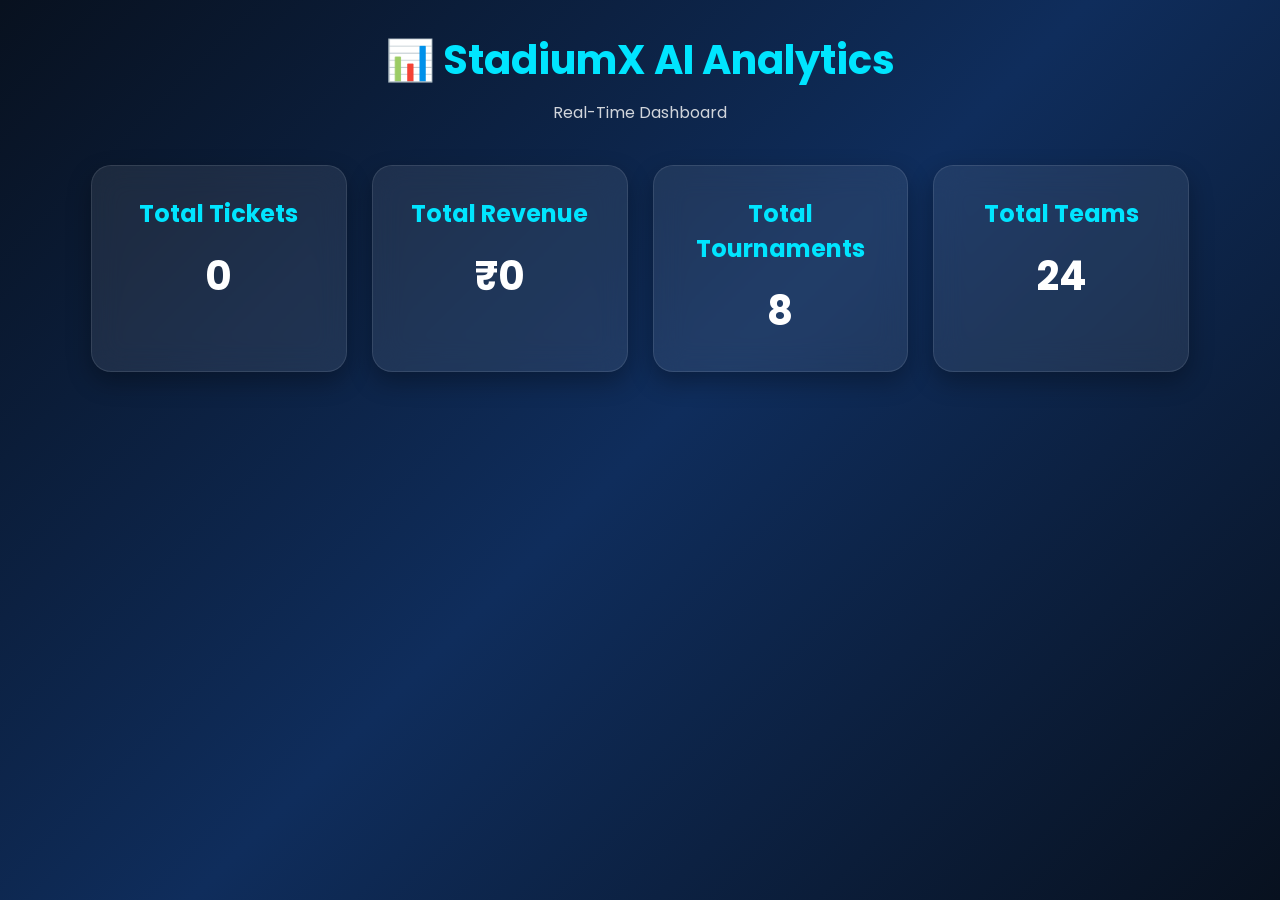
<file: analytics.html>
<!DOCTYPE html>
<html lang="en">
<head>

<meta charset="UTF-8">
<meta name="viewport" content="width=device-width, initial-scale=1.0">

<title>Analytics Dashboard</title>

<link rel="stylesheet" href="css/analytics.css">

<link href="https://fonts.googleapis.com/css2?family=Poppins:wght@300;400;600;700&display=swap" rel="stylesheet">

</head>

<body>

<header>

<h1>📊 StadiumX AI Analytics</h1>

<p>Real-Time Dashboard</p>

</header>

<div class="container">

<div class="cards">

<div class="card">
<h2>Total Tickets</h2>
<h1 id="ticketCount">0</h1>
</div>

<div class="card">
<h2>Total Revenue</h2>
<h1>₹<span id="revenue">0</span></h1>
</div>

<div class="card">
<h2>Total Tournaments</h2>
<h1 id="tournamentCount">0</h1>
</div>

<div class="card">
<h2>Total Teams</h2>
<h1 id="teamCount">0</h1>
</div>

</div>

</div>

<script src="js/analytics.js"></script>

</body>
</html>
</file>
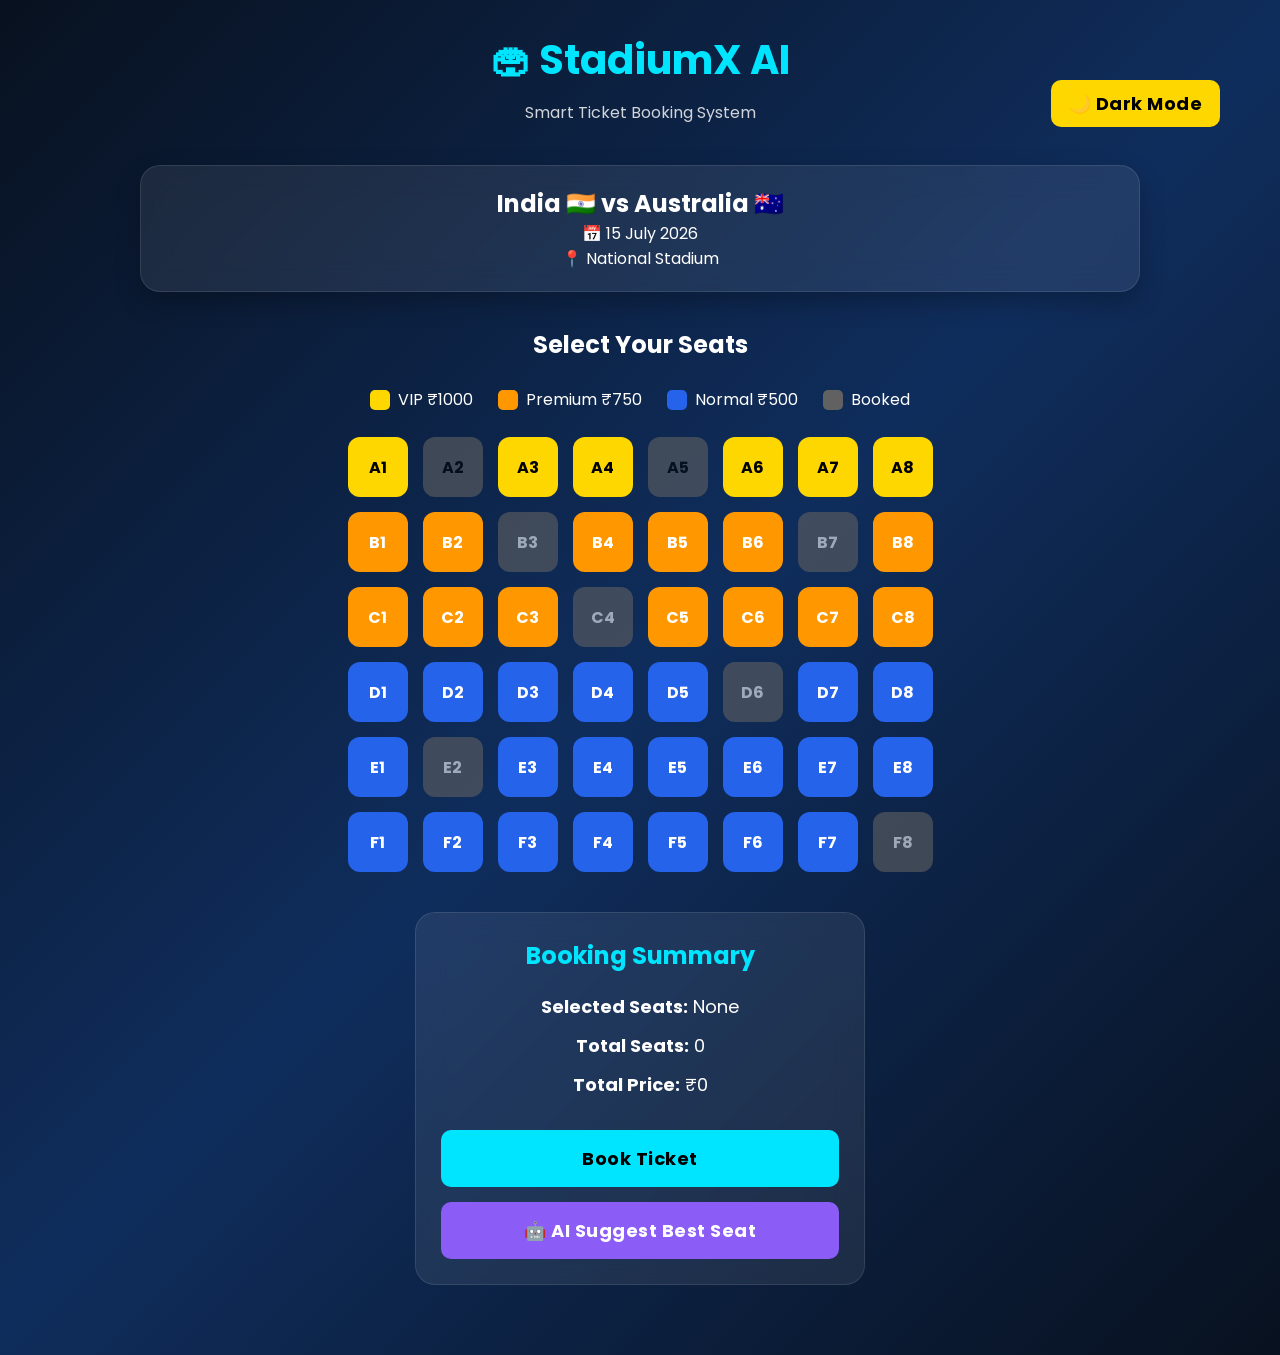
<file: booking.html>
<!DOCTYPE html>
<html lang="en">

<head>

<meta charset="UTF-8">

<meta name="viewport" content="width=device-width, initial-scale=1.0">

<title>Smart Ticket Booking</title>

<link rel="stylesheet" href="css/booking.css">

<link href="https://fonts.googleapis.com/css2?family=Poppins:wght@300;400;600;700&display=swap" rel="stylesheet">

</head>

<body>

<header>

<h1>🏟 StadiumX AI</h1>

<p>Smart Ticket Booking System</p>

<button id="themeBtn">
    🌙 Dark Mode
</button>

</header>

<div class="container">

<div class="match-card">

<h2>India 🇮🇳 vs Australia 🇦🇺</h2>

<p>

📅 15 July 2026

</p>

<p>

📍 National Stadium

</p>

</div>

<h2 class="seat-title">

Select Your Seats

</h2>

<div class="legend">

<div>
<div class="box" style="background:#FFD700"></div>
VIP ₹1000
</div>

<div>
<div class="box" style="background:#FF9800"></div>
Premium ₹750
</div>

<div>
<div class="box" style="background:#2563EB"></div>
Normal ₹500
</div>

<div>
<div class="box" style="background:#616161"></div>
Booked
</div>

</div>
  
<div id="seats" class="seats">

</div>

<div class="summary">

<h2>

Booking Summary

</h2>

<p>
<strong>Selected Seats:</strong>
<span id="seatNumbers">None</span>
</p>

<p>
    <strong>Total Seats:</strong>
    <span id="count">0</span>
</p>
  
<p>
    <strong>Total Price:</strong>
    ₹<span id="price">0</span>
</p>

<button id="bookBtn">

Book Ticket

</button>

  <button id="aiBtn">
    🤖 AI Suggest Best Seat
</button>

</div>

</div>

  <div id="ticketPopup" class="popup">

    <div class="popup-content">

        <h2>🎉 Booking Successful</h2>

        <h3>🏟 StadiumX AI Ticket</h3>

        <p><strong>Ticket ID:</strong> <span id="ticketId"></span></p>

        <p><strong>Match:</strong> India 🇮🇳 vs Australia 🇦🇺</p>

        <p><strong>Seats:</strong> <span id="ticketSeats"></span></p>

        <p><strong>Total Price:</strong> ₹<span id="ticketPrice"></span></p>

        <p>
        <strong>Booking Time:</strong>
        <span id="ticketTime"></span>
        </p>

        <p>
        <strong>Entry Gate:</strong> 
        <span id="ticketGate"></span>
        </p>

        <p style="color:#16a34a;font-weight:bold;">
              Thank you for choosing StadiumX AI! 🎉
        </p>

        <div class="qr-box">
            📱 QR CODE
        </div>

        <button id="downloadBtn">
            ⬇ Download Ticket
        </button>

        <button onclick="closePopup()">
            Close
        </button>

    </div>

</div>

<script src="js/booking.js"></script>

</body>

</html>
</file>
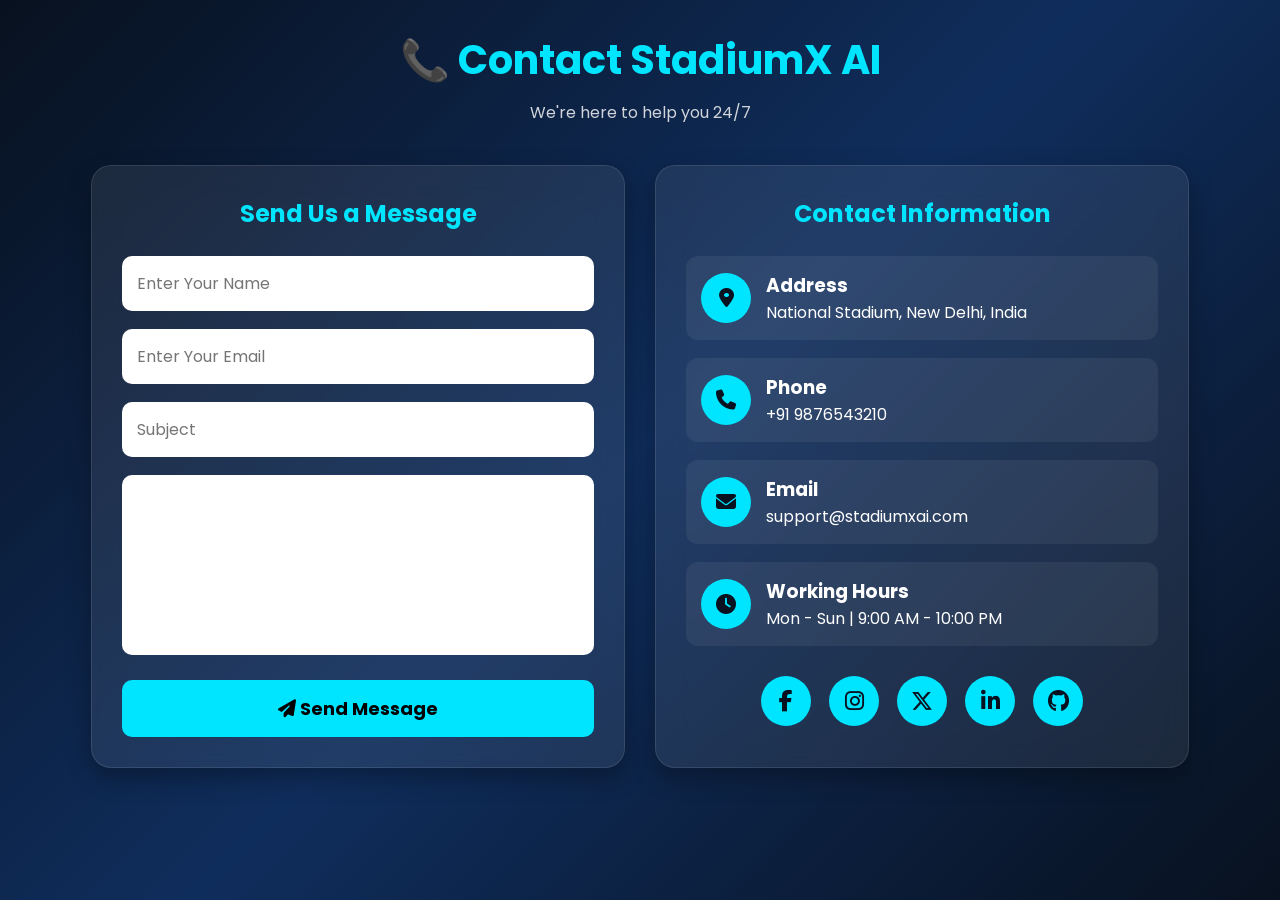
<file: contact.html>
<!DOCTYPE html>
<html lang="en">

<head>

    <meta charset="UTF-8">
    <meta name="viewport" content="width=device-width, initial-scale=1.0">

    <title>Contact Us | StadiumX AI</title>

    <link rel="stylesheet" href="css/contact.css">

    <link href="https://fonts.googleapis.com/css2?family=Poppins:wght@300;400;600;700&display=swap" rel="stylesheet">

    <link rel="stylesheet"
    href="https://cdnjs.cloudflare.com/ajax/libs/font-awesome/6.5.2/css/all.min.css">

</head>

<body>

<header>

    <h1>📞 Contact StadiumX AI</h1>

    <p>We're here to help you 24/7</p>

</header>

<div class="container">

    <!-- Contact Form -->

    <div class="contact-form">

        <h2>Send Us a Message</h2>

        <form id="contactForm">

            <input
            type="text"
            id="name"
            placeholder="Enter Your Name"
            required>

            <input
            type="email"
            id="email"
            placeholder="Enter Your Email"
            required>

            <input
            type="text"
            id="subject"
            placeholder="Subject"
            required>

            <textarea
            id="message"
            rows="6"
            placeholder="Write your message..."
            required>
            </textarea>

            <button type="submit">
                <i class="fas fa-paper-plane"></i>
                Send Message
            </button>

            <p id="successMessage"></p>

        </form>

    </div>

    <!-- Contact Information -->

    <div class="contact-details">

        <h2>Contact Information</h2>

        <div class="info-box">

            <i class="fas fa-map-marker-alt"></i>

            <div>

                <h3>Address</h3>

                <p>National Stadium, New Delhi, India</p>

            </div>

        </div>

        <div class="info-box">

            <i class="fas fa-phone"></i>

            <div>

                <h3>Phone</h3>

                <p>+91 9876543210</p>

            </div>

        </div>

        <div class="info-box">

            <i class="fas fa-envelope"></i>

            <div>

                <h3>Email</h3>

                <p>support@stadiumxai.com</p>

            </div>

        </div>

        <div class="info-box">

            <i class="fas fa-clock"></i>

            <div>

                <h3>Working Hours</h3>

                <p>Mon - Sun | 9:00 AM - 10:00 PM</p>

            </div>

        </div>

        <!-- Social Icons -->

        <div class="social-icons">

            <a href="#">
                <i class="fab fa-facebook-f"></i>
            </a>

            <a href="#">
                <i class="fab fa-instagram"></i>
            </a>

            <a href="#">
                <i class="fab fa-x-twitter"></i>
            </a>

            <a href="#">
                <i class="fab fa-linkedin-in"></i>
            </a>

            <a href="#">
                <i class="fab fa-github"></i>
            </a>

        </div>

    </div>

</div>

<script src="js/contact.js"></script>

</body>

</html>
</file>
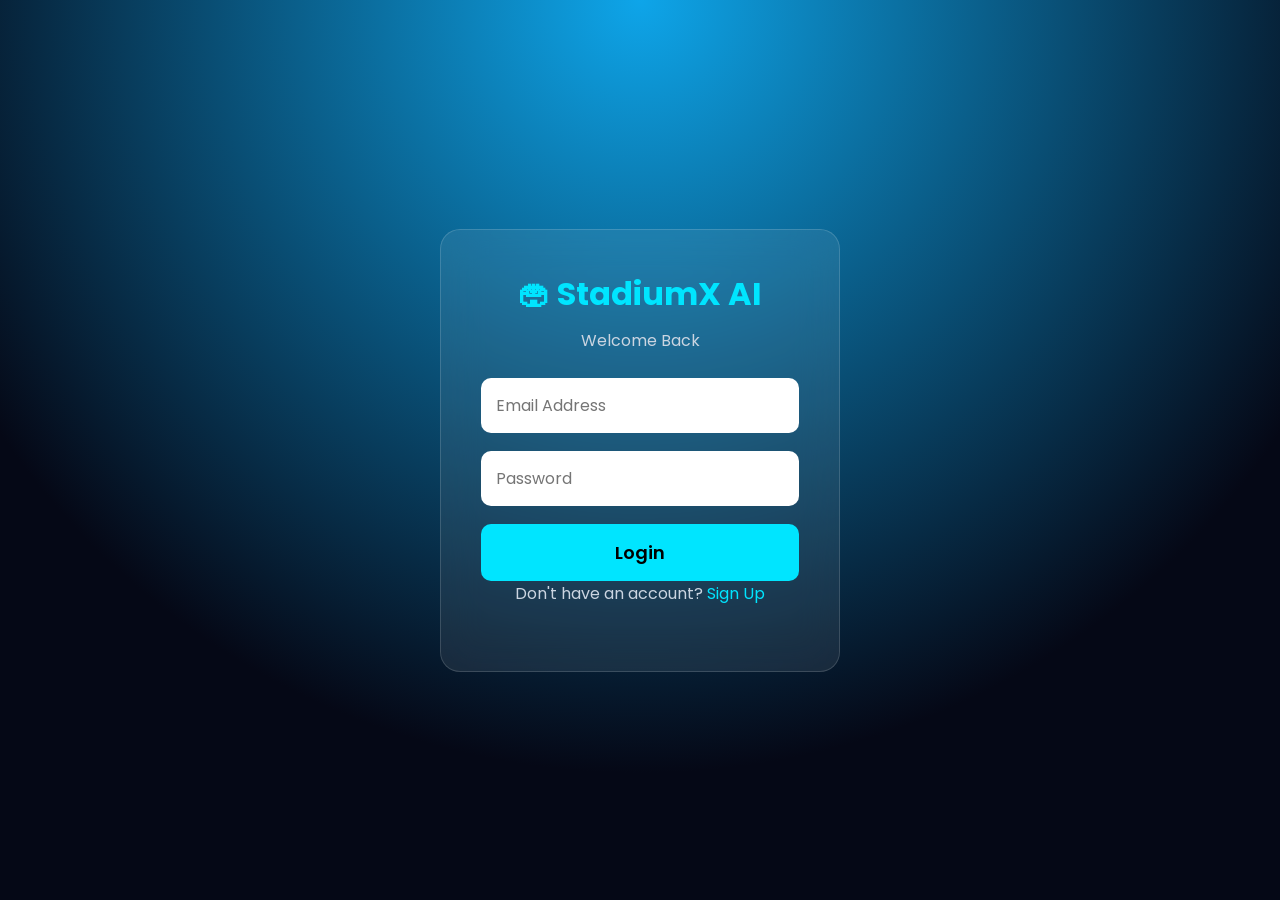
<file: login.html>
<!DOCTYPE html>
<html lang="en">
<head>
    <meta charset="UTF-8">
    <meta name="viewport" content="width=device-width, initial-scale=1.0">
    <title>Login | StadiumX AI</title>

    <link rel="stylesheet" href="css/login.css">

    <link href="https://fonts.googleapis.com/css2?family=Poppins:wght@300;400;500;600;700&display=swap" rel="stylesheet">
</head>

<body>

<div class="background"></div>

<div class="login-container">

    <h1>🏟 StadiumX AI</h1>

    <p>Welcome Back</p>

    <form>

        <input type="email" placeholder="Email Address" required>

        <input type="password" placeholder="Password" required>

        <button type="button" onclick="window.location.href='dashboard.html'">
    Login
</button>

    </form>

    <p class="signup">
        Don't have an account?
        <a href="signup.html">Sign Up</a>
    </p>

</div>

<script src="js/login.js"></script>

</body>
</html>
</file>
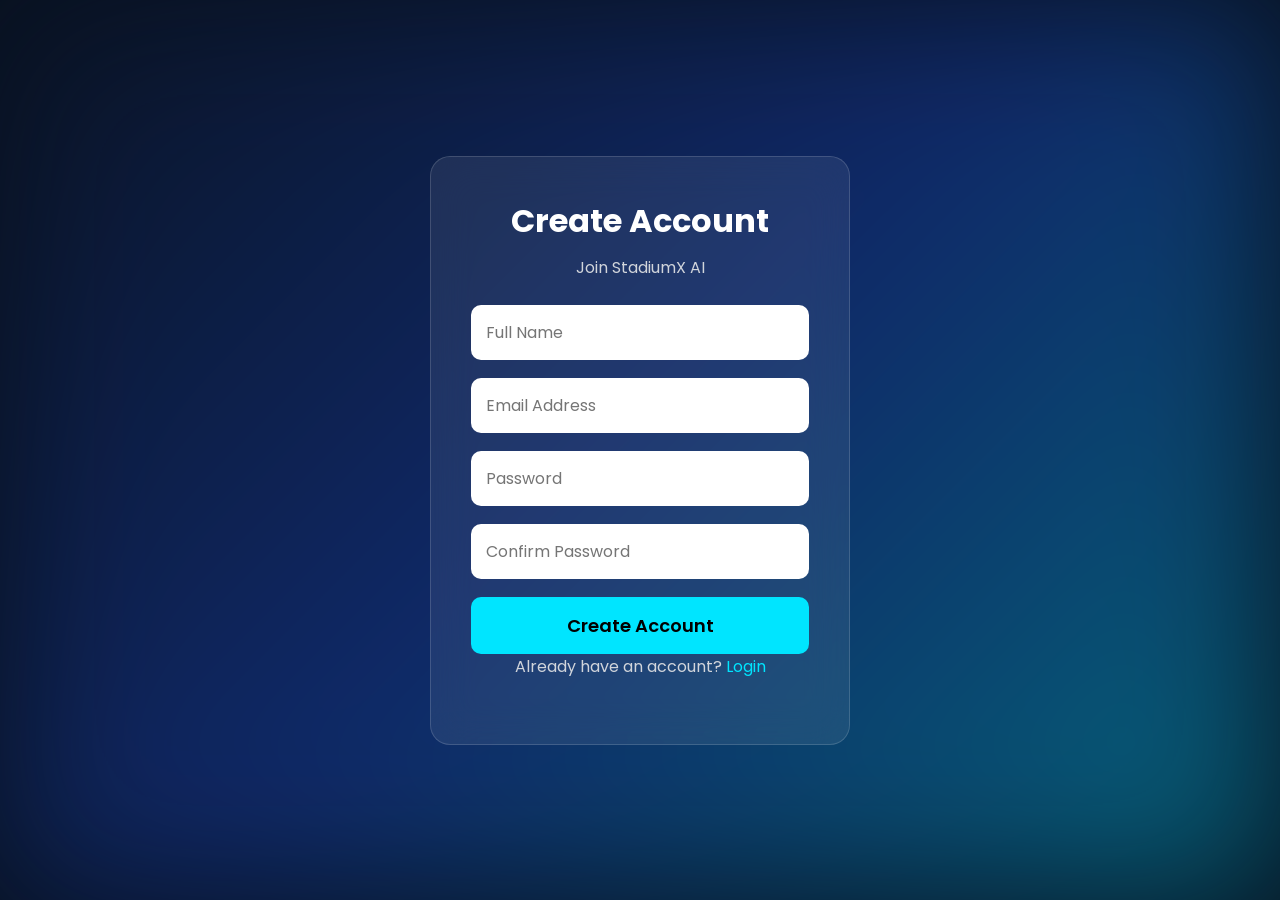
<file: signup.html>
<!DOCTYPE html>
<html lang="en">
<head>
    <meta charset="UTF-8">
    <meta name="viewport" content="width=device-width, initial-scale=1.0">
    <title>Signup | StadiumX AI</title>

    <link rel="stylesheet" href="css/signup.css">

    <link href="https://fonts.googleapis.com/css2?family=Poppins:wght@300;400;600;700&display=swap" rel="stylesheet">
</head>
<body>

<div class="background"></div>

<div class="signup-box">

<h1>Create Account</h1>

<p>Join StadiumX AI</p>

<form id="signupForm">

<input type="text" id="name" placeholder="Full Name" required>

<input type="email" id="email" placeholder="Email Address" required>

<input type="password" id="password" placeholder="Password" required>

<input type="password" id="confirm" placeholder="Confirm Password" required>

<button type="submit">Create Account</button>

</form>

<p class="login-link">

Already have an account?

<a href="login.html">Login</a>

</p>

</div>

<script src="js/signup.js"></script>

</body>
</html>
</file>
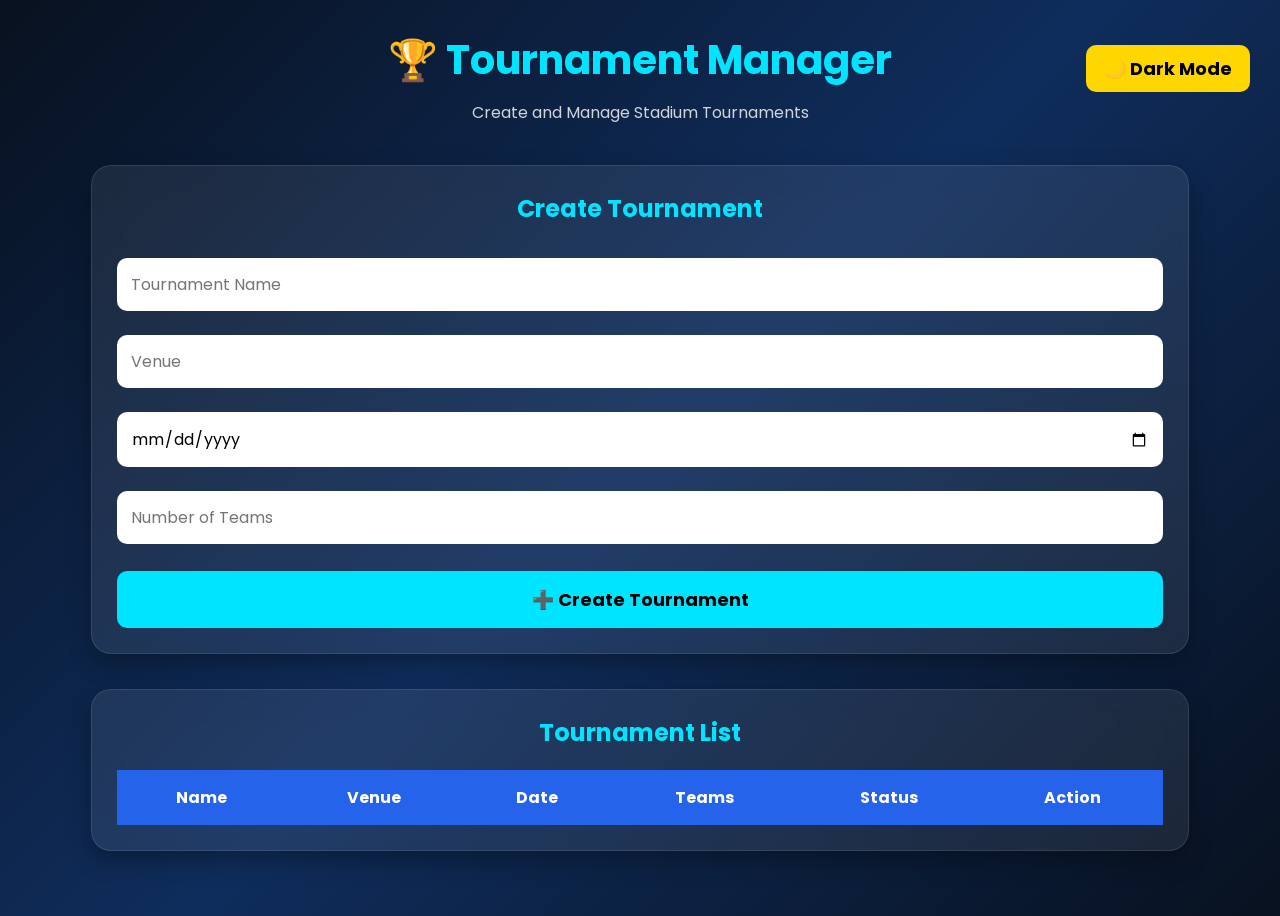
<file: tournament.html>
<!DOCTYPE html>
<html lang="en">
<head>

<meta charset="UTF-8">
<meta name="viewport" content="width=device-width, initial-scale=1.0">

<title>Tournament Manager</title>

<link rel="stylesheet" href="css/tournament.css">

<link href="https://fonts.googleapis.com/css2?family=Poppins:wght@300;400;600;700&display=swap" rel="stylesheet">

</head>

<body>

<header>

<h1>🏆 Tournament Manager</h1>

<p>Create and Manage Stadium Tournaments</p>

<button id="themeBtn">
    🌙 Dark Mode
</button>

</header>

<div class="container">

    <div class="form-card">

        <h2>Create Tournament</h2>

        <input
        type="text"
        id="tournamentName"
        placeholder="Tournament Name">

        <input
        type="text"
        id="venue"
        placeholder="Venue">

        <input
        type="date"
        id="date">

        <input
        type="number"
        id="teams"
        placeholder="Number of Teams">

        <button id="createBtn">
            ➕ Create Tournament
        </button>

    </div>

    <div class="table-card">

        <h2>Tournament List</h2>

        <table>

            <thead>

                <tr>

                    <th>Name</th>

                    <th>Venue</th>

                    <th>Date</th>

                    <th>Teams</th>

                    <th>Status</th>

                    <th>Action</th>

                </tr>

            </thead>

            <tbody id="tournamentTable">

                <!-- JavaScript will insert rows here -->

            </tbody>

        </table>

    </div>

</div>

<script src="js/tournament.js"></script>

</body>
</html>
</file>
<file: css/analytics.css>
*{
    margin:0;
    padding:0;
    box-sizing:border-box;
    font-family:'Poppins',sans-serif;
}

body{
    min-height:100vh;
    background:linear-gradient(135deg,#08111f,#0f2d5c,#08111f);
    color:white;
    padding:30px;
}

header{
    text-align:center;
    margin-bottom:40px;
}

header h1{
    color:#00E5FF;
    font-size:40px;
}

header p{
    color:#d1d5db;
    margin-top:10px;
}

.container{
    width:90%;
    max-width:1200px;
    margin:auto;
}

.cards{
    display:grid;
    grid-template-columns:repeat(auto-fit,minmax(230px,1fr));
    gap:25px;
}

.card{
    background:rgba(255,255,255,.08);
    backdrop-filter:blur(15px);
    border-radius:20px;
    padding:30px;
    text-align:center;
    border:1px solid rgba(255,255,255,.1);
    box-shadow:0 10px 25px rgba(0,0,0,.3);
    transition:all .3s ease;
}

.card:hover{
    transform:translateY(-8px);
    box-shadow:0 0 25px rgba(0,229,255,.4);
}

.card h2{
    color:#00E5FF;
    margin-bottom:15px;
}

.card h1{
    font-size:40px;
    margin-top:10px;
}

@media(max-width:768px){

    body{
        padding:20px;
    }

    header h1{
        font-size:30px;
    }

}
</file>
<file: css/booking.css>
*{
    margin:0;
    padding:0;
    box-sizing:border-box;
    font-family:'Poppins',sans-serif;
}

body{
    min-height:100vh;
    background:linear-gradient(135deg,#08111f,#0f2d5c,#08111f);
    color:white;
    padding:30px;
    transition:background .4s ease,color .4s ease;
}

header{
    position:relative;
    text-align:center;
    margin-bottom:40px;
}

header h1{
    font-size:40px;
    color:#00E5FF;
}

header p{
    color:#d1d5db;
    margin-top:10px;
}

.container{
    width:90%;
    max-width:1000px;
    margin:auto;
}

.match-card{
    background:rgba(255,255,255,0.08);
    backdrop-filter:blur(15px);
    border-radius:20px;
    padding:20px;
    text-align:center;
    margin-bottom:35px;
    border:1px solid rgba(255,255,255,.1);
    box-shadow:0 10px 25px rgba(0,0,0,.25);
    transition:all .3s ease;
}

.match-card:hover{
    transform:translateY(-5px);
}

.seat-title{
    text-align:center;
    margin-bottom:25px;
}

.seats{
    display:grid;
    grid-template-columns:repeat(8,60px);
    justify-content:center;
    gap:15px;
}

.seat{
    width:60px;
    height:60px;
    background:#2563eb;
    border-radius:12px;
    display:flex;
    justify-content:center;
    align-items:center;
    cursor:pointer;
    transition:all .3s ease;
    font-weight:bold;
}

.seat:hover{
    transform:translateY(-3px) scale(1.08);
    box-shadow:0 0 15px rgba(0,229,255,.7);
}

.seat.selected{
    background:#00c853;
    color:white;
    box-shadow:0 0 15px rgba(0,200,83,.8);
}

.seat.selected{
    animation:seatPop .3s ease;
}

@keyframes seatPop{
    0%{
        transform:scale(.8);
    }
    100%{
        transform:scale(1);
    }
}

.seat.vip{
    background:#FFD700;
    color:black;
}

.seat.premium{
    background:#FF9800;
    color:white;
}

.seat.normal{
    background:#2563EB;
}

.seat.booked{
    background:#616161;
    cursor:not-allowed;
    opacity:0.6;
}

.seat.booked:hover{
    transform:none;
    box-shadow:none;
}

.legend{
    display:flex;
    justify-content:center;
    gap:25px;
    margin:25px 0;
    flex-wrap:wrap;
}

.legend div{
    display:flex;
    align-items:center;
    gap:8px;
}

.box{
    width:20px;
    height:20px;
    border-radius:5px;
}

.summary{
    margin:40px auto;
    max-width:450px;
    background:rgba(255,255,255,.08);
    backdrop-filter:blur(15px);
    border:1px solid rgba(255,255,255,.1);
    border-radius:20px;
    padding:25px;
    text-align:center;
    transition:all .3s ease;
    
}

.summary h2{
    margin-bottom:20px;
    color:#00E5FF;
}

.summary p{
    margin:12px 0;
    font-size:18px;
}

.summary:hover{
    transform:translateY(-5px);
    box-shadow:0 0 25px rgba(0,229,255,.3);
}

button{
    width:100%;
    margin-top:20px;
    padding:15px;
    border:none;
    border-radius:10px;
    background:#00E5FF;
    letter-spacing:.5px;
    color:#000;
    font-size:18px;
    font-weight:bold;
    cursor:pointer;
     transition:all .3s ease;
}

button:active{
    transform:scale(.97);
}

button:hover{
    transform:translateY(-3px) scale(1.02);
    box-shadow:0 10px 20px rgba(0,229,255,.35);
}
.popup{
    position:fixed;
    top:0;
    left:0;
    width:100%;
    height:100%;
    background:rgba(0,0,0,.7);
    backdrop-filter:blur(6px);
    display:none;
    justify-content:center;
    align-items:center;
    z-index:1000;
    overflow:auto;
}


.popup-content h2{
    color:#00C853;
    margin-bottom:15px;
}

.popup-content button{
    margin-top:15px;
}

#aiBtn{
    margin-top:15px;
    background:#8B5CF6;
    color:white;
}

#aiBtn:hover{
    background:#7C3AED;
    box-shadow:0 10px 20px rgba(139,92,246,.4);
}


#downloadBtn{
    background:#22c55e;
    color:white;
    margin-bottom:10px;
}


.popup-content{
    width:90%;
    max-width:420px;
    background:linear-gradient(135deg,#ffffff,#f3f8ff);
    color:#111827;
    padding:30px;
    border-radius:25px;
    border:2px solid #2563EB;
    text-align:center;
    box-shadow:0 20px 50px rgba(0,0,0,.4);
    animation:popupAnimation .4s ease;
    overflow:hidden;
}

@keyframes popupAnimation{
    from{
        transform:scale(.7);
        opacity:0;
    }
    to{
        transform:scale(1);
        opacity:1;
    }
}

.popup-content h3{
    color:#2563EB;
    margin-bottom:15px;
}

.popup-content p{
    font-size:17px;
    margin:12px 0;
}

.qr-box{
    width:150px;
    height:150px;
    margin:20px auto;
    border:2px dashed #2563EB;
    border-radius:12px;
    display:flex;
    justify-content:center;
    align-items:center;
    background:#fff;
    font-weight:bold;
}

#downloadBtn:hover{
    background:#15803d;
    box-shadow:0 10px 20px rgba(34,197,94,.4);
}

.popup-content button:last-child{
    background:#ef4444;
    color:white;
}

.popup-content button:last-child:hover{
    background:#dc2626;
}
@media (max-width:768px){

    body{
        padding:20px;
    }

    .seats{
        grid-template-columns:repeat(4,60px);
    }

    .summary{
        width:100%;
    }

    header h1{
        font-size:30px;
    }
}

#themeBtn{
    position:absolute;
    top:30px;
    right:30px;
    width:auto;
    padding:10px 18px;
    border:none;
    border-radius:10px;
    cursor:pointer;
    background:#FFD700;
    color:black;
    font-weight:bold;
     z-index:1001;
}

@media(max-width:768px){

    #themeBtn{
        position:static;
        display:block;
        width:180px;
        margin:15px auto;
    }

}

#themeBtn:hover{
    background:#FFC107;
    transform:none;
}

body.light{
    background:#f4f4f4;
    color:#111;
}

body.light .legend{
    color:#111;
}

body.light .legend .box{
    border:1px solid #999;
}

body.light .match-card,
body.light .summary{
    background:white;
    color:#111;
}

body.light header p{
    color:#444;
}

body.light .popup{
    background:rgba(0,0,0,.5);
}

body.light header h1{
    color:#2563EB;
}

body.light .seat-title{
    color:#111;
}

body.light .popup-content{
    background:#ffffff;
}

body.light input{
    background:#f8fafc;
    color:#111;
}

body.light button{
    color:black;
}

body.light .seat.booked{
    background:#9ca3af;
}

.thank-you{
    margin-top:15px;
    color:#16a34a;
    font-weight:bold;
    font-size:16px;
}
body.light .popup-content{
    border-color:#60A5FA;
}

body.light .vip{
    background:#FFD700;
    color:black;
}

body.light .premium{
    background:#FF9800;
    color:white;
}

body.light .normal{
    background:#2563EB;
    color:white;
}

body.light .seat.selected{
    background:#00C853;
    color:white;
}
</file>
<file: css/contact.css>
*{
    margin:0;
    padding:0;
    box-sizing:border-box;
    font-family:'Poppins',sans-serif;
}

body{
    min-height:100vh;
    background:linear-gradient(135deg,#08111f,#0f2d5c,#08111f);
    color:white;
    padding:30px;
}

header{
    text-align:center;
    margin-bottom:40px;
}

header h1{
    font-size:40px;
    color:#00E5FF;
}

header p{
    margin-top:10px;
    color:#d1d5db;
}

.container{
    width:90%;
    max-width:1200px;
    margin:auto;
    display:grid;
    grid-template-columns:1fr 1fr;
    gap:30px;
}

.contact-form,
.contact-details{
    background:rgba(255,255,255,.08);
    backdrop-filter:blur(15px);
    border-radius:20px;
    padding:30px;
    border:1px solid rgba(255,255,255,.1);
    box-shadow:0 10px 25px rgba(0,0,0,.3);
    transition:all .3s ease;
}

.contact-form:hover,
.contact-details:hover{
    transform:translateY(-5px);
}

.contact-form h2,
.contact-details h2{
    text-align:center;
    color:#00E5FF;
    margin-bottom:25px;
}

input,
textarea{
    width:100%;
    padding:15px;
    margin-bottom:18px;
    border:none;
    outline:none;
    border-radius:10px;
    font-size:16px;
}

textarea{
    resize:none;
}

input:focus,
textarea:focus{
    border:2px solid #00E5FF;
    box-shadow:0 0 15px rgba(0,229,255,.4);
}

button{
    width:100%;
    padding:15px;
    border:none;
    border-radius:10px;
    background:#00E5FF;
    color:black;
    font-size:18px;
    font-weight:bold;
    cursor:pointer;
    transition:all .3s ease;
}

button:hover{
    transform:translateY(-3px);
    box-shadow:0 10px 20px rgba(0,229,255,.35);
}

button:active{
    transform:scale(.97);
}
.info-box{
    display:flex;
    align-items:center;
    gap:15px;
    background:rgba(255,255,255,.06);
    padding:15px;
    border-radius:12px;
    margin-bottom:18px;
    transition:all .3s ease;
}

.info-box:hover{
    transform:translateX(8px);
    background:rgba(0,229,255,.15);
}

.info-box i{
    width:50px;
    height:50px;
    background:#00E5FF;
    color:#08111f;
    border-radius:50%;
    display:flex;
    justify-content:center;
    align-items:center;
    font-size:20px;
    flex-shrink:0;
}

.info-box span{
    font-size:16px;
    color:#ffffff;
}

.social-icons{
    display:flex;
    justify-content:center;
    gap:18px;
    margin-top:30px;
}

.social-icons a{
    width:50px;
    height:50px;
    background:#00E5FF;
    color:#08111f;
    border-radius:50%;
    display:flex;
    justify-content:center;
    align-items:center;
    text-decoration:none;
    font-size:22px;
    transition:all .3s ease;
}

.social-icons a:hover{
    transform:translateY(-5px) scale(1.1);
    box-shadow:0 0 18px rgba(0,229,255,.6);
}

#successMessage{
    margin-top:20px;
    text-align:center;
    color:#22c55e;
    font-weight:bold;
    display:none;
}

@keyframes fadeIn{
    from{
        opacity:0;
        transform:translateY(20px);
    }
    to{
        opacity:1;
        transform:translateY(0);
    }
}

.container{
    animation:fadeIn .6s ease;
}

@media(max-width:900px){

    .container{
        grid-template-columns:1fr;
    }

    header h1{
        font-size:32px;
    }
}

@media(max-width:600px){

    body{
        padding:20px;
    }

    .contact-form,
    .contact-details{
        padding:20px;
    }

    .social-icons{
        flex-wrap:wrap;
    }

    .info-box{
        flex-direction:column;
        text-align:center;
    }
}
</file>
<file: css/login.css>
*{
    margin:0;
    padding:0;
    box-sizing:border-box;
    font-family:'Poppins',sans-serif;
}

body{
    background:#050816;
    display:flex;
    justify-content:center;
    align-items:center;
    min-height:100vh;
    color:white;
    overflow:hidden;
}

.background{
    position:fixed;
    inset:0;
    background:radial-gradient(circle at top,#0ea5e9,#050816 70%);
    z-index:-1;
}

.login-container{
    width:400px;
    background:rgba(255,255,255,.08);
    backdrop-filter:blur(20px);
    padding:40px;
    border-radius:20px;
    border:1px solid rgba(255,255,255,.15);
    text-align:center;
}

.login-container h1{
    color:#00E5FF;
    margin-bottom:10px;
}

.login-container p{
    margin-bottom:25px;
    color:#cbd5e1;
}

form{
    display:flex;
    flex-direction:column;
    gap:18px;
}

input{
    padding:15px;
    border:none;
    border-radius:10px;
    outline:none;
    font-size:16px;
}

button{
    padding:15px;
    border:none;
    border-radius:10px;
    background:#00E5FF;
    color:#000;
    font-size:18px;
    font-weight:600;
    cursor:pointer;
    transition:.3s;
}

button:hover{
    transform:translateY(-3px);
}

.signup a{
    color:#00E5FF;
    text-decoration:none;
}
</file>
<file: css/signup.css>
*{
margin:0;
padding:0;
box-sizing:border-box;
font-family:'Poppins',sans-serif;
}

body{
background:#08111f;
display:flex;
justify-content:center;
align-items:center;
min-height:100vh;
overflow:hidden;
}

.background{
position:fixed;
inset:0;
background:linear-gradient(135deg,#0f172a,#1d4ed8,#00E5FF);
filter:blur(80px);
opacity:.4;
z-index:-1;
}

.signup-box{
width:420px;
padding:40px;
background:rgba(255,255,255,.08);
backdrop-filter:blur(20px);
border-radius:20px;
border:1px solid rgba(255,255,255,.15);
color:white;
}

.signup-box h1{
text-align:center;
margin-bottom:10px;
}

.signup-box p{
text-align:center;
margin-bottom:25px;
color:#d1d5db;
}

form{
display:flex;
flex-direction:column;
gap:18px;
}

input{
padding:15px;
border:none;
border-radius:10px;
font-size:16px;
outline:none;
}

button{
padding:15px;
background:#00E5FF;
border:none;
border-radius:10px;
font-size:18px;
font-weight:600;
cursor:pointer;
transition:.3s;
}

button:hover{
transform:translateY(-3px);
}

.login-link a{
color:#00E5FF;
text-decoration:none;
}
</file>
<file: css/tournament.css>
*{
    margin:0;
    padding:0;
    box-sizing:border-box;
    font-family:'Poppins',sans-serif;
}

body{
    min-height:100vh;
    background:linear-gradient(135deg,#08111f,#0f2d5c,#08111f);
    color:white;
    padding:30px;
}

header{
    position:relative;
    text-align:center;
    margin-bottom:40px;
}

header h1{
    color:#00E5FF;
    font-size:40px;
}

header p{
    color:#d1d5db;
    margin-top:10px;
}

.container{
    width:90%;
    max-width:1100px;
    margin:auto;
}

.form-card,
.table-card{
    background:rgba(255,255,255,.08);
    backdrop-filter:blur(15px);
    border-radius:20px;
    padding:25px;
    border:1px solid rgba(255,255,255,.1);
    box-shadow:0 10px 25px rgba(0,0,0,.3);
    margin-bottom:35px;
    transition:all .3s ease;
}

.form-card:hover,
.table-card:hover{
    transform:translateY(-5px);
}

.form-card h2,
.table-card h2{
    text-align:center;
    color:#00E5FF;
    margin-bottom:20px;
}

input{
    width:100%;
    padding:14px;
    margin:12px 0;
    border:none;
    border-radius:10px;
    outline:none;
    font-size:16px;
}

input:focus{
    border:2px solid #00E5FF;
    box-shadow:0 0 12px rgba(0,229,255,.5);
}

button{
    width:100%;
    padding:15px;
    margin-top:15px;
    border:none;
    border-radius:10px;
    background:#00E5FF;
    color:black;
    font-size:18px;
    font-weight:bold;
    cursor:pointer;
    transition:all .3s ease;
}

button:hover{
    transform:translateY(-3px);
    box-shadow:0 10px 20px rgba(0,229,255,.35);
}

button:active{
    transform:scale(.97);
}

table{
    width:100%;
    border-collapse:collapse;
    text-align:center;
    min-width:700px;
}

th{
    background:#2563EB;
    padding:15px;
}

td{
    padding:15px;
    border-bottom:1px solid rgba(255,255,255,.1);
}

tbody tr:hover{
    background:rgba(255,255,255,.08);
}

.deleteBtn{
    background:#ef4444;
    color:white;
    padding:8px 15px;
    border:none;
    border-radius:8px;
    cursor:pointer;
}

.deleteBtn:hover{
    background:#dc2626;
    transform:scale(1.05);
}

.upcoming{
    color:#22c55e;
    font-weight:bold;
}

.live{
    color:#f59e0b;
    font-weight:bold;
}

.finished{
    color:#ef4444;
    font-weight:bold;
}

#themeBtn{
    position:absolute;
    top:0;
    right:0;
    width:auto;
    padding:10px 18px;
    border:none;
    border-radius:10px;
    background:#FFD700;
    color:black;
}

#themeBtn:hover{
    background:#FFC107;
}

body.light{
    background:#f4f4f4;
    color:#111;
}

body.light .form-card,
body.light .table-card{
    background:white;
    color:#111;
}

body.light header h1{
    color:#2563EB;
}

body.light header p{
    color:#444;
}
body.light input{
    background:#f5f5f5;
    color:black;
}

body.light table{
    color:black;
}

body.light th{
    color:white;
}

body.light td{
    color:black;
}
</file>
